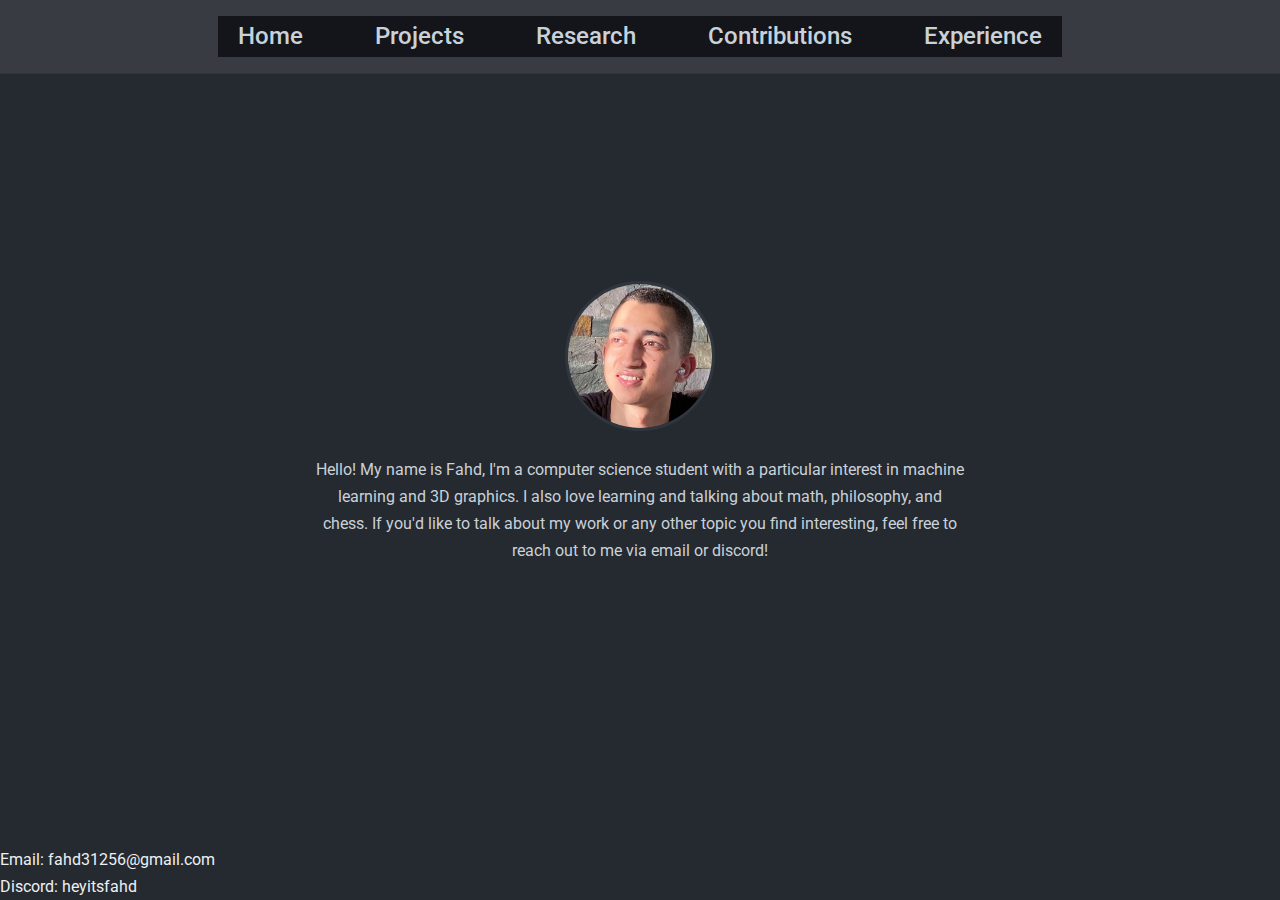
<file: index.html>
<!DOCTYPE html>
<html lang="en">
<head>
	<meta charset="UTF-8">
	<meta name="viewport" content="width=device-width, initial-scale=1.0">
	<title>Home</title>
	<link rel="stylesheet" href="./base.css">
	<link rel="stylesheet" href="./style.css">
</head>
<body>
	<nav class="navbar">
		<ul class="navlinks">
			<li><a href="./">Home</a></li><li><a href="./projects/">Projects</a></li><li><a href="./research/">Research</a></li><li><a href="./contributions/">Contributions</a></li><li><a href="./experience/">Experience</a></li>
		</ul>
	</nav>
	<section class="main">
		<div class="banner">
			<img src="./images/face.jpg" alt="Fahd Baba">
			<p>
				Hello! My name is Fahd, I'm a computer science student with a particular interest in machine learning and 3D graphics. I also love learning and talking about math, philosophy, and chess. If you'd like to talk about my work or any other topic you find interesting, feel free to reach out to me via email or discord!
			</p>
		</div>
	</section>
	<footer>
		<p>
			Email: fahd31256@gmail.com
			<br>
			Discord: heyitsfahd
		</p>
	</footer>
</body>
</html>
</file>
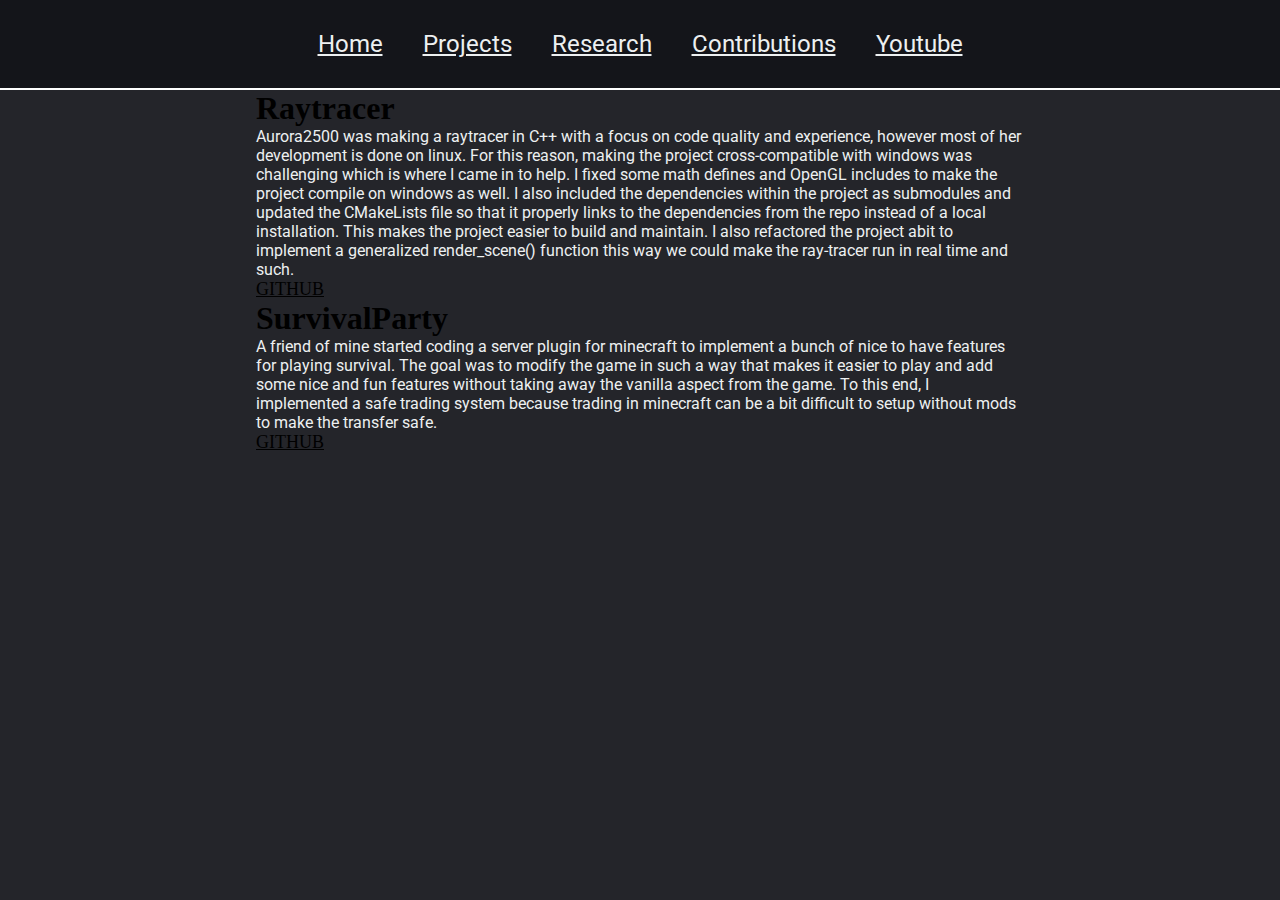
<file: contributions/index.html>
<!DOCTYPE html>
<html lang="en">
<head>
	<meta charset="UTF-8">
	<meta name="viewport" content="width=device-width, initial-scale=1.0">
	<title>Contributions</title>
	<link rel="stylesheet" href="../base.css">
	<link rel="stylesheet" href="./style.css">
</head>
<body>
	<nav class="navbar">
		<ul class="navlinks">
			<li><a href="../index.html">Home</a></li><li><a href="../projects/index.html">Projects</a></li><li><a href="../research/index.html">Research</a></li><li><a href="../contributions/index.html">Contributions</a></li><li><a href="../youtube/index.html">Youtube</a></li>
		</ul>
	</nav>
	<section class="contribution-listing">
		<div class="contribution">
			<h1>Raytracer</h1>
			<p>
				Aurora2500 was making a raytracer in C++ with a focus on code quality and experience, however most of her development is done on linux. For this reason, making the project cross-compatible with windows was challenging which is where I came in to help. I fixed some math defines and OpenGL includes to make the project compile on windows as well. I also included the dependencies within the project as submodules and updated the CMakeLists file so that it properly links to the dependencies from the repo instead of a local installation. This makes the project easier to build and maintain. I also refactored the project abit to implement a generalized render_scene() function this way we could make the ray-tracer run in real time and such.
			</p>
			<a href="https://github.com/Aurora2500/ray-tracer/pull/2">GITHUB</a>
		</div>
		<div class="contribution">
			<h1>SurvivalParty</h1>
			<p>
				A friend of mine started coding a server plugin for minecraft to implement a bunch of nice to have features for playing survival. The goal was to modify the game in such a way that makes it easier to play and add some nice and fun features without taking away the vanilla aspect from the game. To this end, I implemented a safe trading system because trading in minecraft can be a bit difficult to setup without mods to make the transfer safe. 
			</p>
			<a href="https://github.com/Nemika-Haj/SurvivalParty/pull/2">GITHUB</a>
		</div>
	</section>
</body>
</html>
</file>
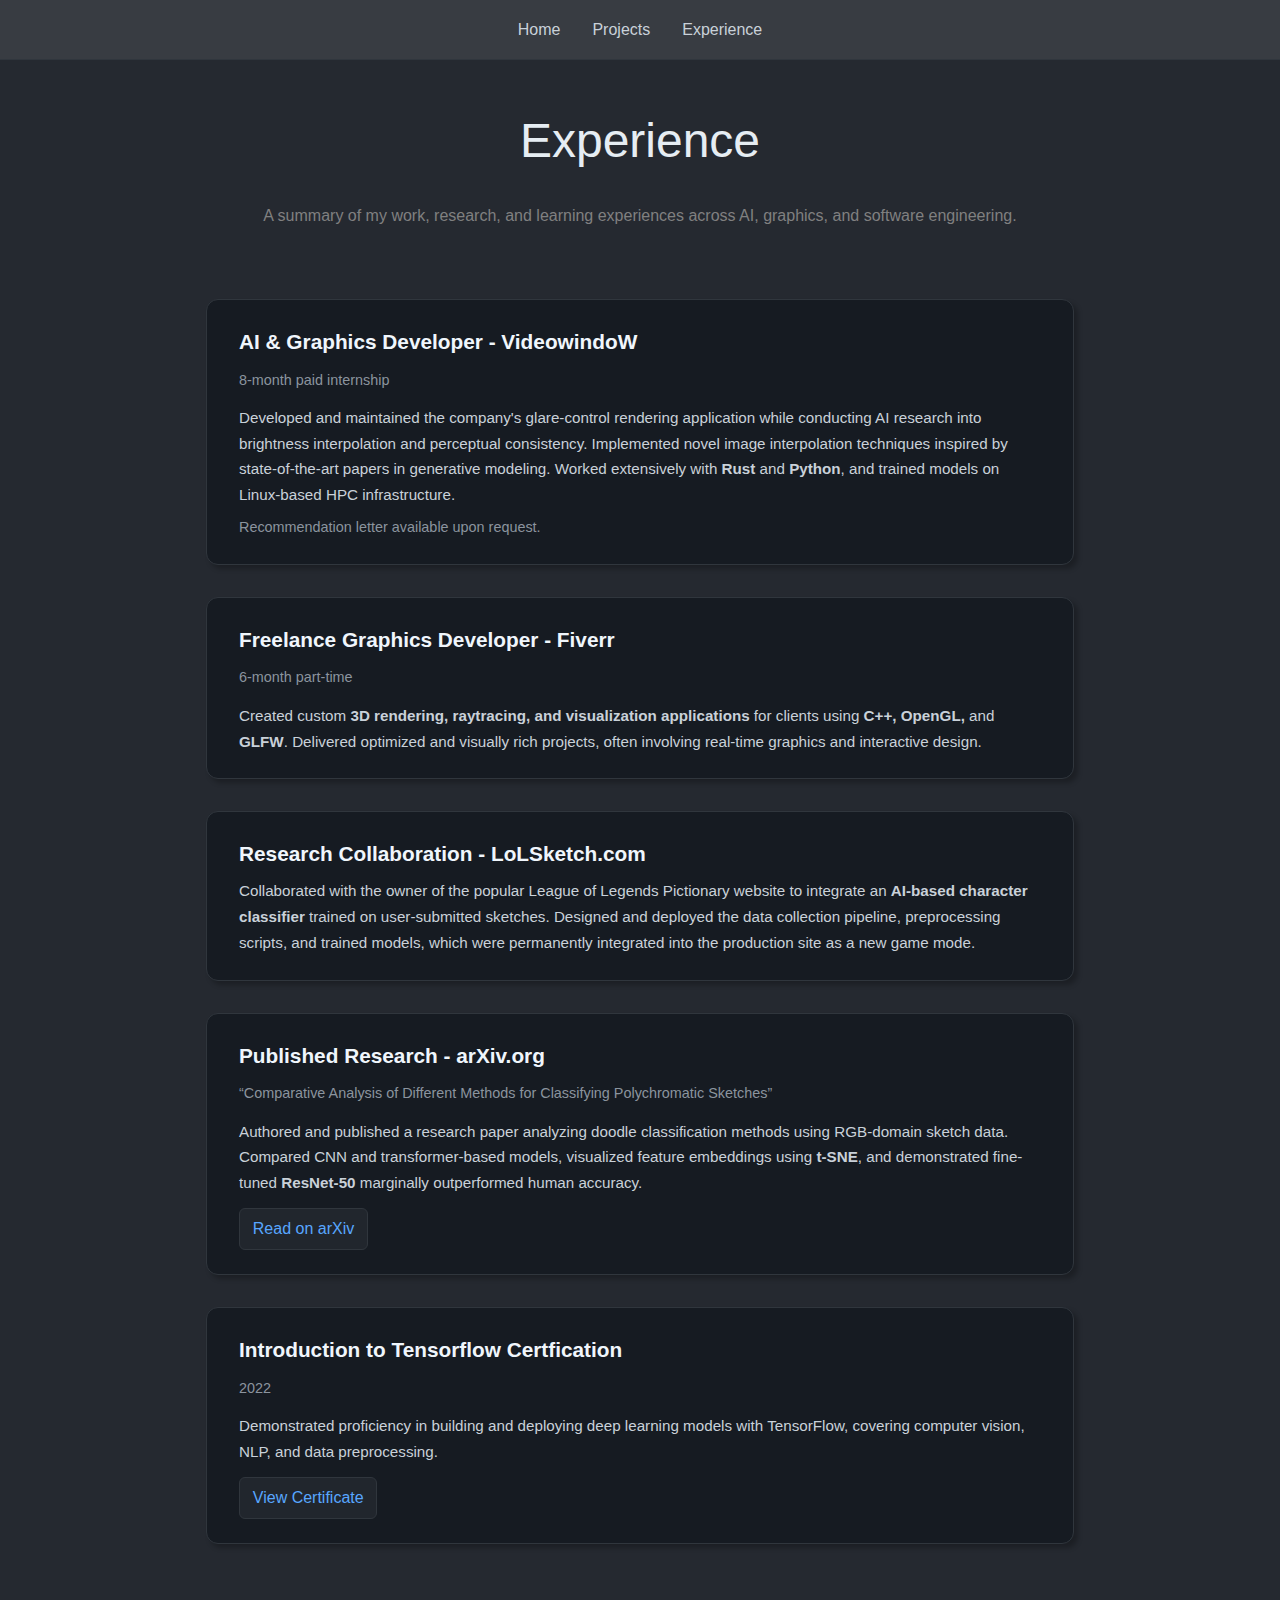
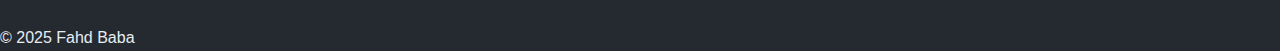
<file: experience/index.html>
<!DOCTYPE html>
<html lang="en">

<head>
  <meta charset="UTF-8" />
  <meta name="viewport" content="width=device-width, initial-scale=1.0" />
  <title>Experience</title>
  <link rel="stylesheet" href="../style.css" />
</head>

<body>
  <nav class="navbar">
    <ul class="navlinks">
      <li><a href="../">Home</a></li>
      <li><a href="../projects/">Projects</a></li>
      <li><a href="../experience/">Experience</a></li>
    </ul>
  </nav>

  <h1 class="title">Experience</h1>
  <p class="sub-heading">
    A summary of my work, research, and learning experiences across AI, graphics, and software engineering.
  </p>

  <section class="experience-section">

    <div class="experience-card">
      <h2>AI & Graphics Developer - VideowindoW</h2>
      <h3><em>8-month paid internship</em></h3>
      <p>
        Developed and maintained the company's glare-control rendering application while conducting AI research into
        brightness interpolation and perceptual consistency. Implemented novel image interpolation techniques inspired
        by state-of-the-art papers in generative modeling. Worked extensively with <strong>Rust</strong> and
        <strong>Python</strong>, and trained models on Linux-based HPC infrastructure.
      </p>
      <p class="note"><em>Recommendation letter available upon request.</em></p>
    </div>

    <div class="experience-card">
      <h2>Freelance Graphics Developer - Fiverr</h2>
      <h3><em>6-month part-time</em></h3>
      <p>
        Created custom <strong>3D rendering, raytracing, and visualization applications</strong> for clients using
        <strong>C++, OpenGL,</strong> and <strong>GLFW</strong>. Delivered optimized and visually rich projects, often
        involving real-time graphics and interactive design.
      </p>
    </div>

    <div class="experience-card">
      <h2>Research Collaboration - LoLSketch.com</h2>
      <p>
        Collaborated with the owner of the popular League of Legends Pictionary website to integrate an
        <strong>AI-based character classifier</strong> trained on user-submitted sketches. Designed and deployed the
        data collection pipeline, preprocessing scripts, and trained models, which were permanently integrated into the
        production site as a new game mode.
      </p>
    </div>

    <div class="experience-card">
      <h2>Published Research - arXiv.org</h2>
      <h3><em>“Comparative Analysis of Different Methods for Classifying Polychromatic Sketches”</em></h3>
      <p>
        Authored and published a research paper analyzing doodle classification methods using RGB-domain sketch data.
        Compared CNN and transformer-based models, visualized feature embeddings using <strong>t-SNE</strong>, and
        demonstrated fine-tuned <strong>ResNet-50</strong> marginally outperformed human accuracy.
      </p>
      <a class="github-link" href="https://arxiv.org/abs/2504.08186" target="_blank">Read on arXiv</a>
    </div>

    <div class="experience-card">
      <h2>Introduction to Tensorflow Certfication</h2>
      <h3><em>2022</em></h3>
      <p>
        Demonstrated proficiency in building and deploying deep learning models with TensorFlow, covering computer
        vision, NLP, and data preprocessing.
      </p>
      <a class="github-link" href="https://coursera.org/share/6926bf0e9f2b236fd60645a159c55173" target="_blank">View Certificate</a>
    </div>

  </section>

  <footer>
    <p>© 2025 Fahd Baba</p>
  </footer>
</body>

</html>
</file>
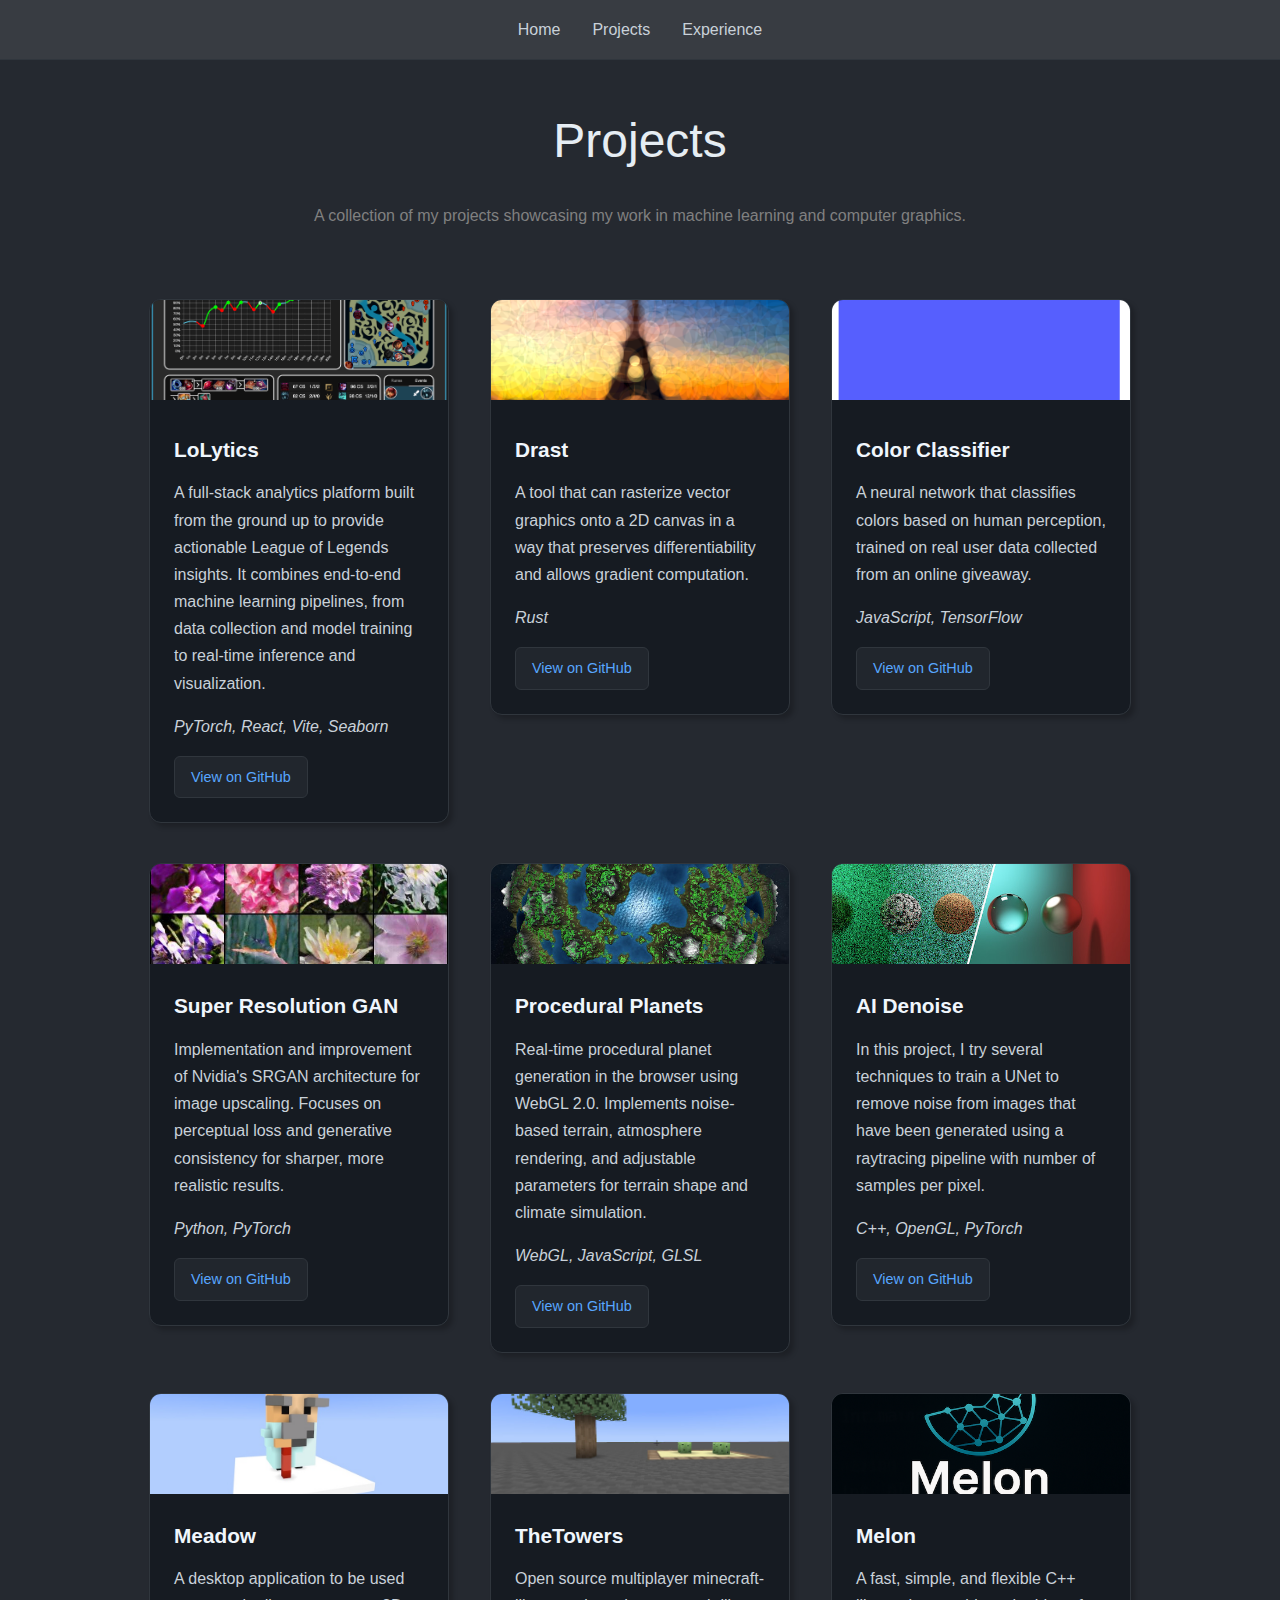
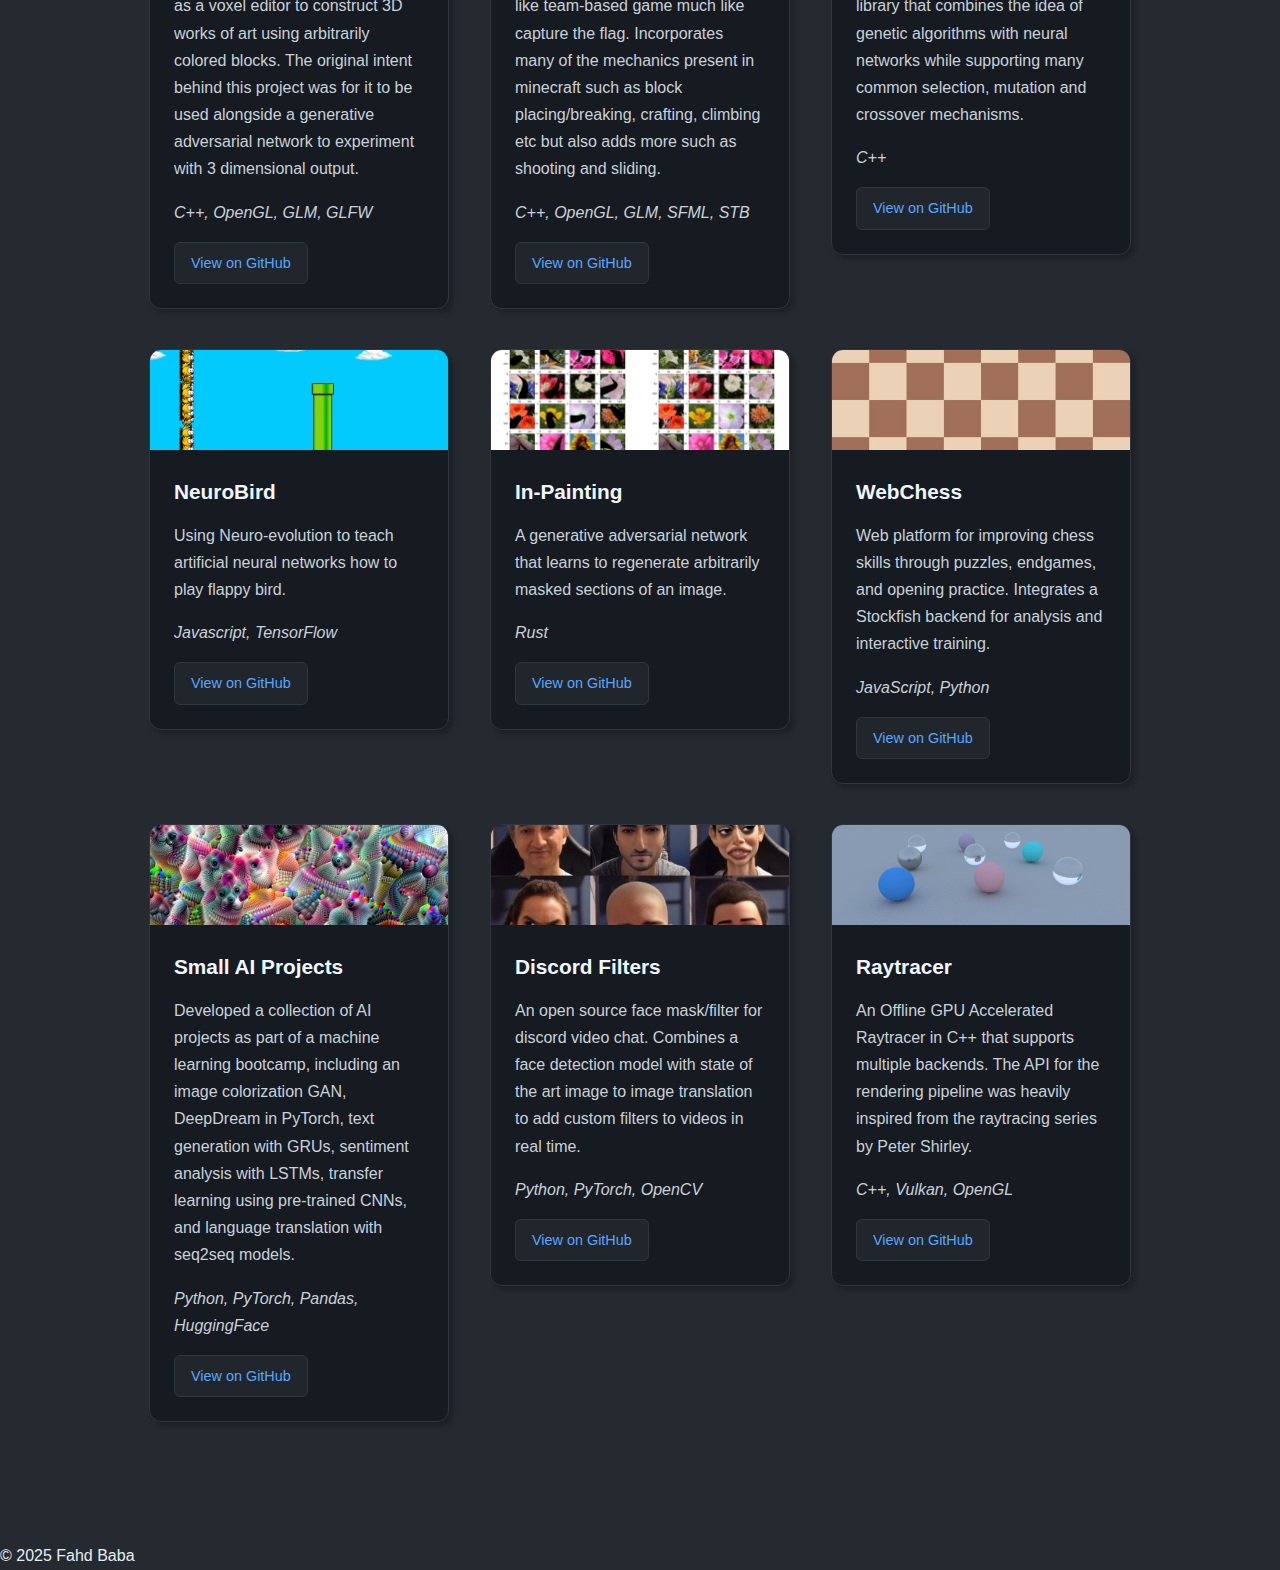
<file: projects/index.html>
<!DOCTYPE html>
<html lang="en">

<head>
    <meta charset="UTF-8" />
    <meta name="viewport" content="width=device-width, initial-scale=1.0" />
    <title>Projects</title>
    <link rel="stylesheet" href="../style.css" />
</head>

<body>
    <nav class="navbar">
        <ul class="navlinks">
            <li><a href="../">Home</a></li>
            <li><a href="../projects/">Projects</a></li>
            <li><a href="../experience/">Experience</a></li>
        </ul>
    </nav>

    <h1 class="title">Projects</h1>
    <p class="sub-heading">A collection of my projects showcasing my work in machine learning and computer graphics.
    </p>

    <section class="project-listing">
        <div class="project-pane">
            <a href="./lolytics/">
                <img src="../images/projects/lolytics.png" alt="LoLytics" />
                <div class="project-description">
                    <h1 class="project-title">LoLytics</h1>
                    <p>
                        A full-stack analytics platform built from the ground up to provide actionable League of Legends
                        insights. It combines end-to-end machine learning pipelines, from data collection and model
                        training to real-time inference and visualization.
                    </p>
                    <p><em>PyTorch, React, Vite, Seaborn</em></p>
                    <a class="github-button" href="https://github.com/fqhd/LoLytics" target="_blank">View on GitHub</a>
                </div>
            </a>
        </div>

        <div class="project-pane">
            <a href="./drast/">
                <img src="../images/projects/drast.png" alt="Eiffel Tower drawn with circles" />
                <div class="project-description">
                    <h1 class="project-title">Drast</h1>
                    <p>
                        A tool that can rasterize vector graphics onto a 2D canvas in a way that preserves
                        differentiability
                        and allows gradient computation.
                    </p>
                    <p><em>Rust</em></p>
                    <a class="github-button" href="https://github.com/fqhd/drast" target="_blank">View on GitHub</a>
                </div>
            </a>
        </div>

        <div class="project-pane">
            <a href="./colorclassifier/">
                <img src="../images/projects/color_classifier.png" alt="ColorClassifier" />
                <div class="project-description">
                    <h1 class="project-title">Color Classifier</h1>
                    <p>
                        A neural network that classifies colors based on human perception, trained on real user data
                        collected from an online giveaway.
                    </p>
                    <p><em>JavaScript, TensorFlow</em></p>
                    <a class="github-button" href="https://github.com/fqhd/ColorClassifier" target="_blank">View on
                        GitHub</a>
                </div>
            </a>
        </div>

        <div class="project-pane">
            <img src="../images/projects/flowers.jpg" alt="SRGAN" />
            <div class="project-description">
                <h1 class="project-title">Super Resolution GAN</h1>
                <p>
                    Implementation and improvement of Nvidia's SRGAN architecture for image upscaling. Focuses on
                    perceptual
                    loss and generative consistency for sharper, more realistic results.
                </p>
                <p><em>Python, PyTorch</em></p>
                <a class="github-button" href="https://github.com/fqhd/SRGAN" target="_blank">View on GitHub</a>
            </div>
        </div>

        <div class="project-pane">
            <img src="../images/projects/planets.jpg" alt="Procedural Planets" />
            <div class="project-description">
                <h1 class="project-title">Procedural Planets</h1>
                <p>
                    Real-time procedural planet generation in the browser using WebGL 2.0. Implements noise-based
                    terrain,
                    atmosphere rendering, and adjustable parameters for terrain shape and climate simulation.
                </p>
                <p><em>WebGL, JavaScript, GLSL</em></p>
                <a class="github-button" href="https://github.com/fqhd/ProceduralPlanets" target="_blank">View on
                    GitHub</a>
            </div>
        </div>

        <div class="project-pane">
            <img src="../images/projects/denoise.jpg" alt="Denoiser" />
            <div class="project-description">
                <h1 class="project-title">AI Denoise</h1>
                <p>
                    In this project, I try several techniques to train a UNet to remove noise from images that have been
                    generated using a raytracing pipeline with number of samples per pixel.
                </p>
                <p><em>C++, OpenGL, PyTorch</em></p>
                <a class="github-button" href="https://github.com/fqhd/Denoiser" target="_blank">View on GitHub</a>
            </div>
        </div>

        <div class="project-pane">
            <img src="../images/projects/meadow.jpg" alt="Meadow" />
            <div class="project-description">
                <h1 class="project-title">Meadow</h1>
                <p>
                    A desktop application to be used as a voxel editor to construct 3D works of art using arbitrarily
                    colored blocks. The original intent behind this project was for it to be used alongside a generative
                    adversarial network to experiment with 3 dimensional output.
                </p>
                <p><em>C++, OpenGL, GLM, GLFW</em></p>
                <a class="github-button" href="https://github.com/fqhd/Meadow" target="_blank">View on GitHub</a>
            </div>
        </div>

        <div class="project-pane">
            <img src="../images/projects/thetowers.jpg" alt="TheTowers" />
            <div class="project-description">
                <h1 class="project-title">TheTowers</h1>
                <p>
                    Open source multiplayer minecraft-like team-based game much like capture the flag. Incorporates many
                    of the mechanics present in minecraft such as block placing/breaking, crafting, climbing etc but
                    also adds more such as shooting and sliding.
                </p>
                <p><em>C++, OpenGL, GLM, SFML, STB</em></p>
                <a class="github-button" href="https://github.com/fqhd/TheTowers" target="_blank">View on GitHub</a>
            </div>
        </div>

        <div class="project-pane">
            <img src="../images/projects/melon.png" alt="Melon" />
            <div class="project-description">
                <h1 class="project-title">Melon</h1>
                <p>
                    A fast, simple, and flexible C++ library that combines the idea of genetic algorithms with neural
                    networks while supporting many common selection, mutation and crossover mechanisms.
                </p>
                <p><em>C++</em></p>
                <a class="github-button" href="https://github.com/fqhd/Melon" target="_blank">View on GitHub</a>
            </div>
        </div>

        <div class="project-pane">
            <img src="../images/projects/neurobird.png" alt="Flappy Bird" />
            <div class="project-description">
                <h1 class="project-title">NeuroBird</h1>
                <p>
                    Using Neuro-evolution to teach artificial neural networks how to play flappy bird.
                </p>
                <p><em>Javascript, TensorFlow</em></p>
                <a class="github-button" href="https://github.com/fqhd/NeuroBird" target="_blank">View on GitHub</a>
            </div>
        </div>

        <div class="project-pane">
            <img src="../images/projects/stroke_painting.png"
                alt="Side by side image comparison of stroke based inpainting" />
            <div class="project-description">
                <h1 class="project-title">In-Painting</h1>
                <p>
                    A generative adversarial network that learns to regenerate arbitrarily masked sections of an image.
                </p>
                <p><em>Rust</em></p>
                <a class="github-button" href="https://github.com/fqhd/inpainting" target="_blank">View on GitHub</a>
            </div>
        </div>

        <div class="project-pane">
            <img src="../images/projects/chess.jpg" alt="WebChess" />
            <div class="project-description">
                <h1 class="project-title">WebChess</h1>
                <p>
                    Web platform for improving chess skills through puzzles, endgames, and opening practice.
                    Integrates
                    a
                    Stockfish backend for analysis and interactive training.
                </p>
                <p><em>JavaScript, Python</em></p>
                <a class="github-button" href="https://github.com/fqhd/WebChess" target="_blank">View on GitHub</a>
            </div>
        </div>

        <div class="project-pane">
            <img src="../images/projects/deepdream.jpg" alt="Small-AI-Projects" />
            <div class="project-description">
                <h1 class="project-title">Small AI Projects</h1>
                <p>
                    Developed a collection of AI projects as part of a machine learning bootcamp, including an image
                    colorization GAN, DeepDream in PyTorch, text generation with GRUs, sentiment analysis with LSTMs,
                    transfer learning using pre-trained CNNs, and language translation with seq2seq models.
                </p>
                <p><em>Python, PyTorch, Pandas, HuggingFace</em></p>
                <a class="github-button" href="https://github.com/fqhd/small-ai-projects" target="_blank">View on GitHub</a>
            </div>
        </div>

        <div class="project-pane">
            <img src="../images/projects/discord_filters.png" alt="Discord-Filters" />
            <div class="project-description">
                <h1 class="project-title">Discord Filters</h1>
                <p>
                    An open source face mask/filter for discord video chat. Combines a face detection model with state of the art image to image translation to add custom filters to videos in real time.
                </p>
                <p><em>Python, PyTorch, OpenCV</em></p>
                <a class="github-button" href="https://github.com/fqhd/DiscordFilters" target="_blank">View on GitHub</a>
            </div>
        </div>
        
        <div class="project-pane">
            <img src="../images/projects/raytracer.png" alt="Raytracer" />
            <div class="project-description">
                <h1 class="project-title">Raytracer</h1>
                <p>
                    An Offline GPU Accelerated Raytracer in C++ that supports multiple backends. The API for the rendering pipeline was heavily inspired from the raytracing series by Peter Shirley.
                </p>
                <p><em>C++, Vulkan, OpenGL</em></p>
                <a class="github-button" href="https://github.com/fqhd/Raytracer" target="_blank">View on GitHub</a>
            </div>
        </div>
        

    </section>

    <footer>
        <p>© 2025 Fahd Baba</p>
    </footer>
</body>

</html>
</file>
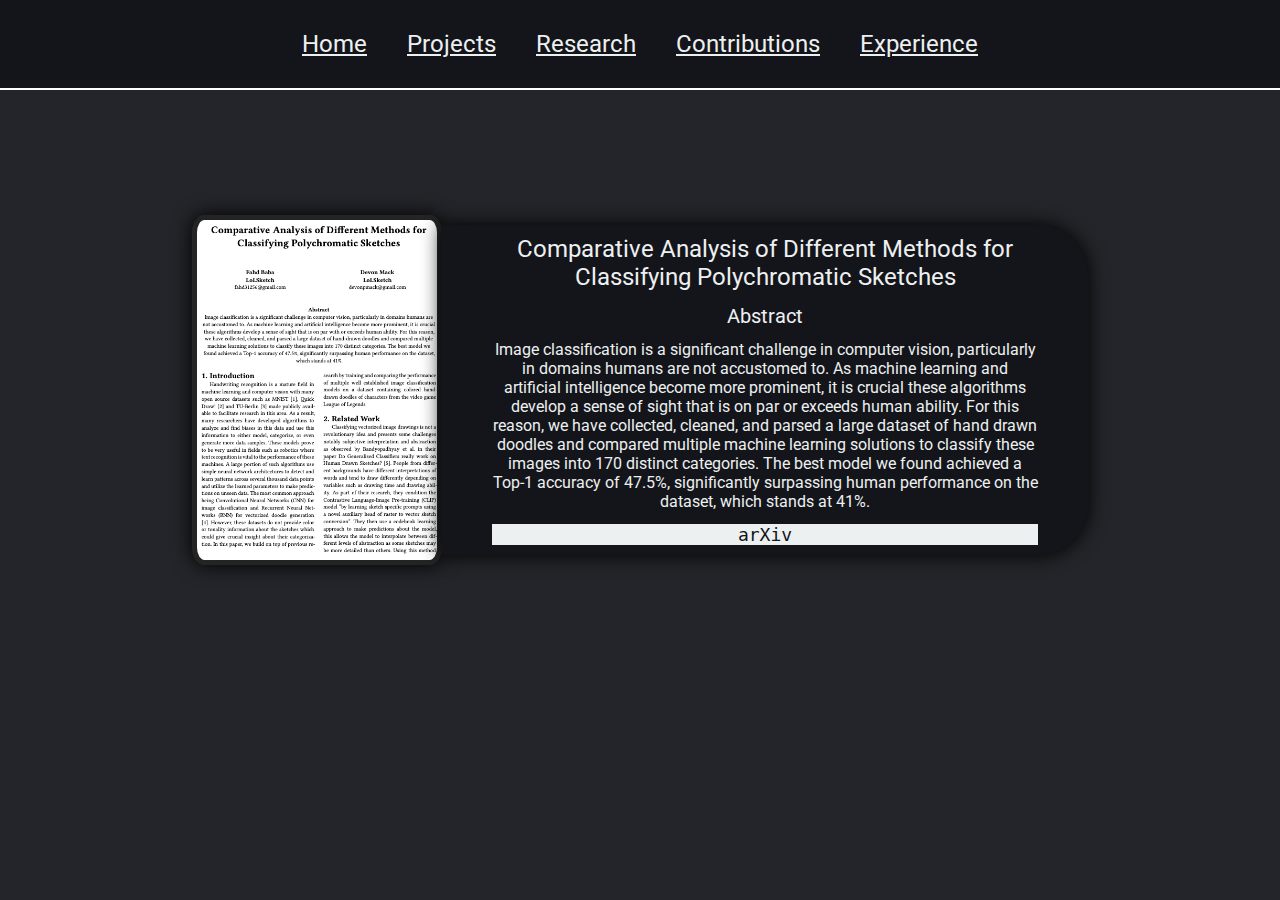
<file: research/index.html>
<!DOCTYPE html>
<html lang="en">
<head>
	<meta charset="UTF-8">
	<meta name="viewport" content="width=device-width, initial-scale=1.0">
	<title>Research</title>
	<link rel="stylesheet" href="../base.css">
	<link rel="stylesheet" href="./style.css">
</head>
<body>
	<nav class="navbar">
		<ul class="navlinks">
			<li><a href="../">Home</a></li><li><a href="../projects/">Projects</a></li><li><a href="../research/">Research</a></li><li><a href="../contributions/">Contributions</a></li><li><a href="../experience/">Experience</a></li>
		</ul>
	</nav>
	<section class="main">
		<div class="paper-pane">
			<img class="thumbnail" src="../images/papers/camcps.png" alt="">
			<div class="paper-description">
				<h1 class="paper-title">Comparative Analysis of Different Methods for Classifying Polychromatic Sketches</h1>
				<h2>Abstract</h2>
				<p>
					Image classification is a significant challenge in computer vision, particularly in domains humans are not accustomed to. As machine learning and artificial intelligence become more prominent, it is crucial these algorithms develop a sense of sight that is on par or exceeds human ability. For this reason, we have collected, cleaned, and parsed a large dataset of hand drawn doodles and compared multiple machine learning solutions to classify these images into 170 distinct categories. The best model we found achieved a Top-1 accuracy of 47.5%, significantly  surpassing human performance on the dataset, which stands at 41%.
				</p>
				<a class="arxiv-button" href="https://arxiv.org/abs/2504.08186" target="_blank">arXiv</a>
			</div>
		</div>
	</section>
</body>
</html>
</file>
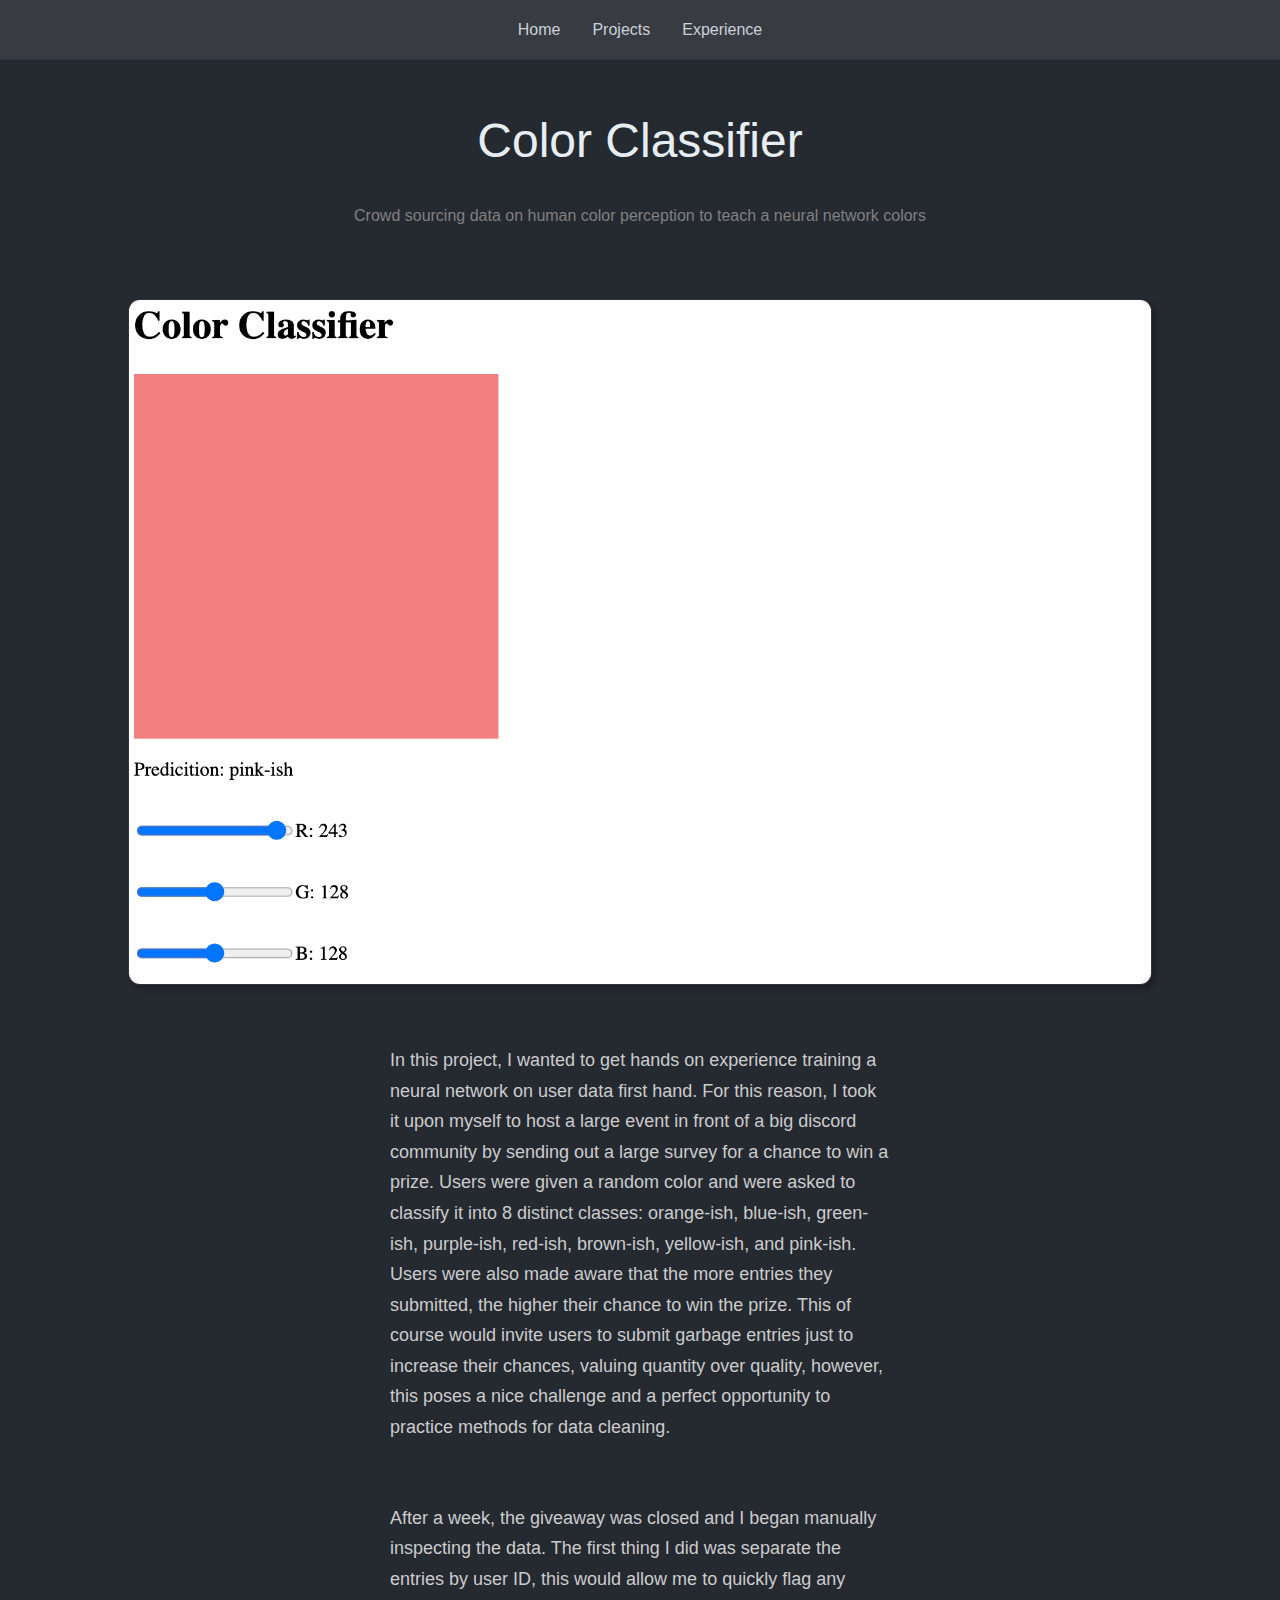
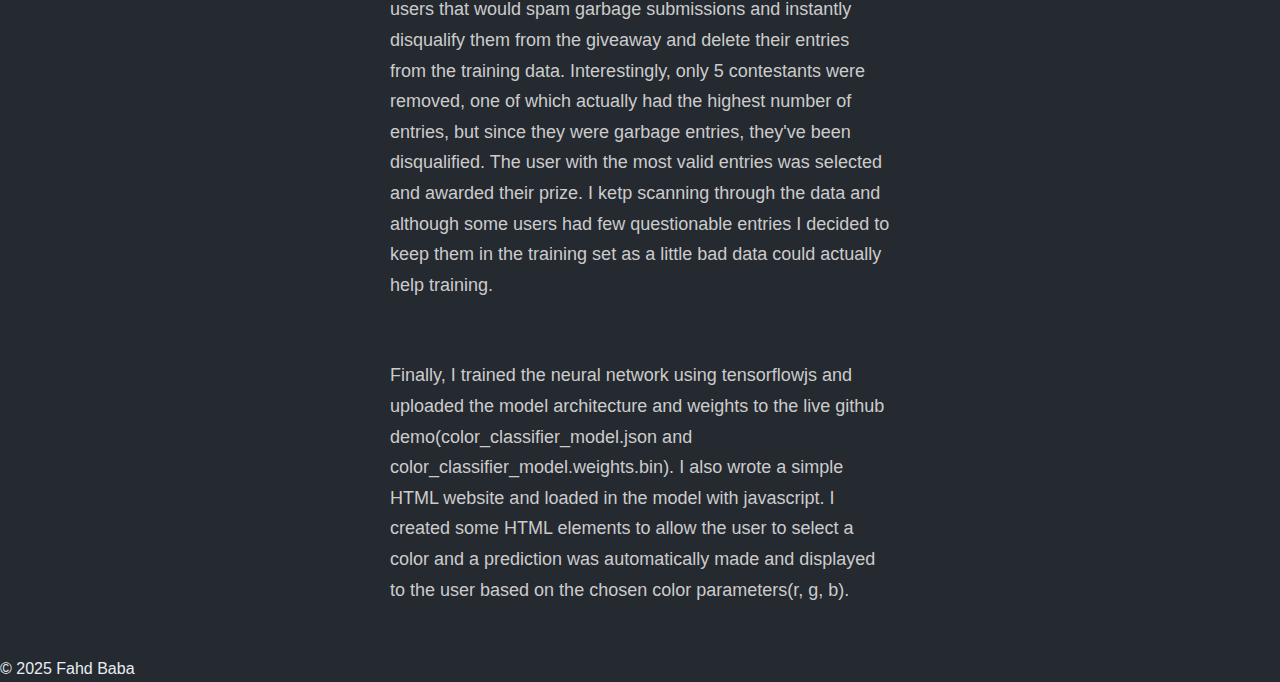
<file: projects/colorclassifier/index.html>
<!DOCTYPE html>
<html lang="en">

<head>
    <meta charset="UTF-8">
    <meta name="viewport" content="width=device-width, initial-scale=1.0">
    <title>ColorClassifier</title>
    <link rel="stylesheet" href="/style.css">
</head>

<body>
    <nav class="navbar">
        <ul class="navlinks">
            <li><a href="/">Home</a></li>
            <li><a href="/projects/">Projects</a></li>
            <li><a href="/experience/">Experience</a></li>
        </ul>
    </nav>

    <h1 class="title">Color Classifier</h1>

    <p class="sub-heading">Crowd sourcing data on human color perception to teach a neural network colors</p>

    <img class="project-banner" src="/images/banners/color_classifier_banner.png">
    <p class="paragraph">In this project, I wanted to get hands on experience training a neural network on user data first hand. For this reason, I took it upon myself to host a large event in front of a big discord community by sending out a large survey for a chance to win a prize. Users were given a random color and were asked to classify it into 8 distinct classes: orange-ish, blue-ish, green-ish, purple-ish, red-ish, brown-ish, yellow-ish, and pink-ish. Users were also made aware that the more entries they submitted, the higher their chance to win the prize. This of course would invite users to submit garbage entries just to increase their chances, valuing quantity over quality, however, this poses a nice challenge and a perfect opportunity to practice methods for data cleaning.</p>
    <p class="paragraph">After a week, the giveaway was closed and I began manually inspecting the data. The first thing I did was separate the entries by user ID, this would allow me to quickly flag any users that would spam garbage submissions and instantly disqualify them from the giveaway and delete their entries from the training data. Interestingly, only 5 contestants were removed, one of which actually had the highest number of entries, but since they were garbage entries, they've been disqualified. The user with the most valid entries was selected and awarded their prize. I ketp scanning through the data and although some users had few questionable entries I decided to keep them in the training set as a little bad data could actually help training.</p>
    <p class="paragraph">Finally, I trained the neural network using tensorflowjs and uploaded the model architecture and weights to the live github demo(color_classifier_model.json and color_classifier_model.weights.bin). I also wrote a simple HTML website and loaded in the model with javascript. I created some HTML elements to allow the user to select a color and a prediction was automatically made and displayed to the user based on the chosen color parameters(r, g, b).</p>
    
    <footer>
        <p>© 2025 Fahd Baba</p>
    </footer>
</body>

</html>
</file>
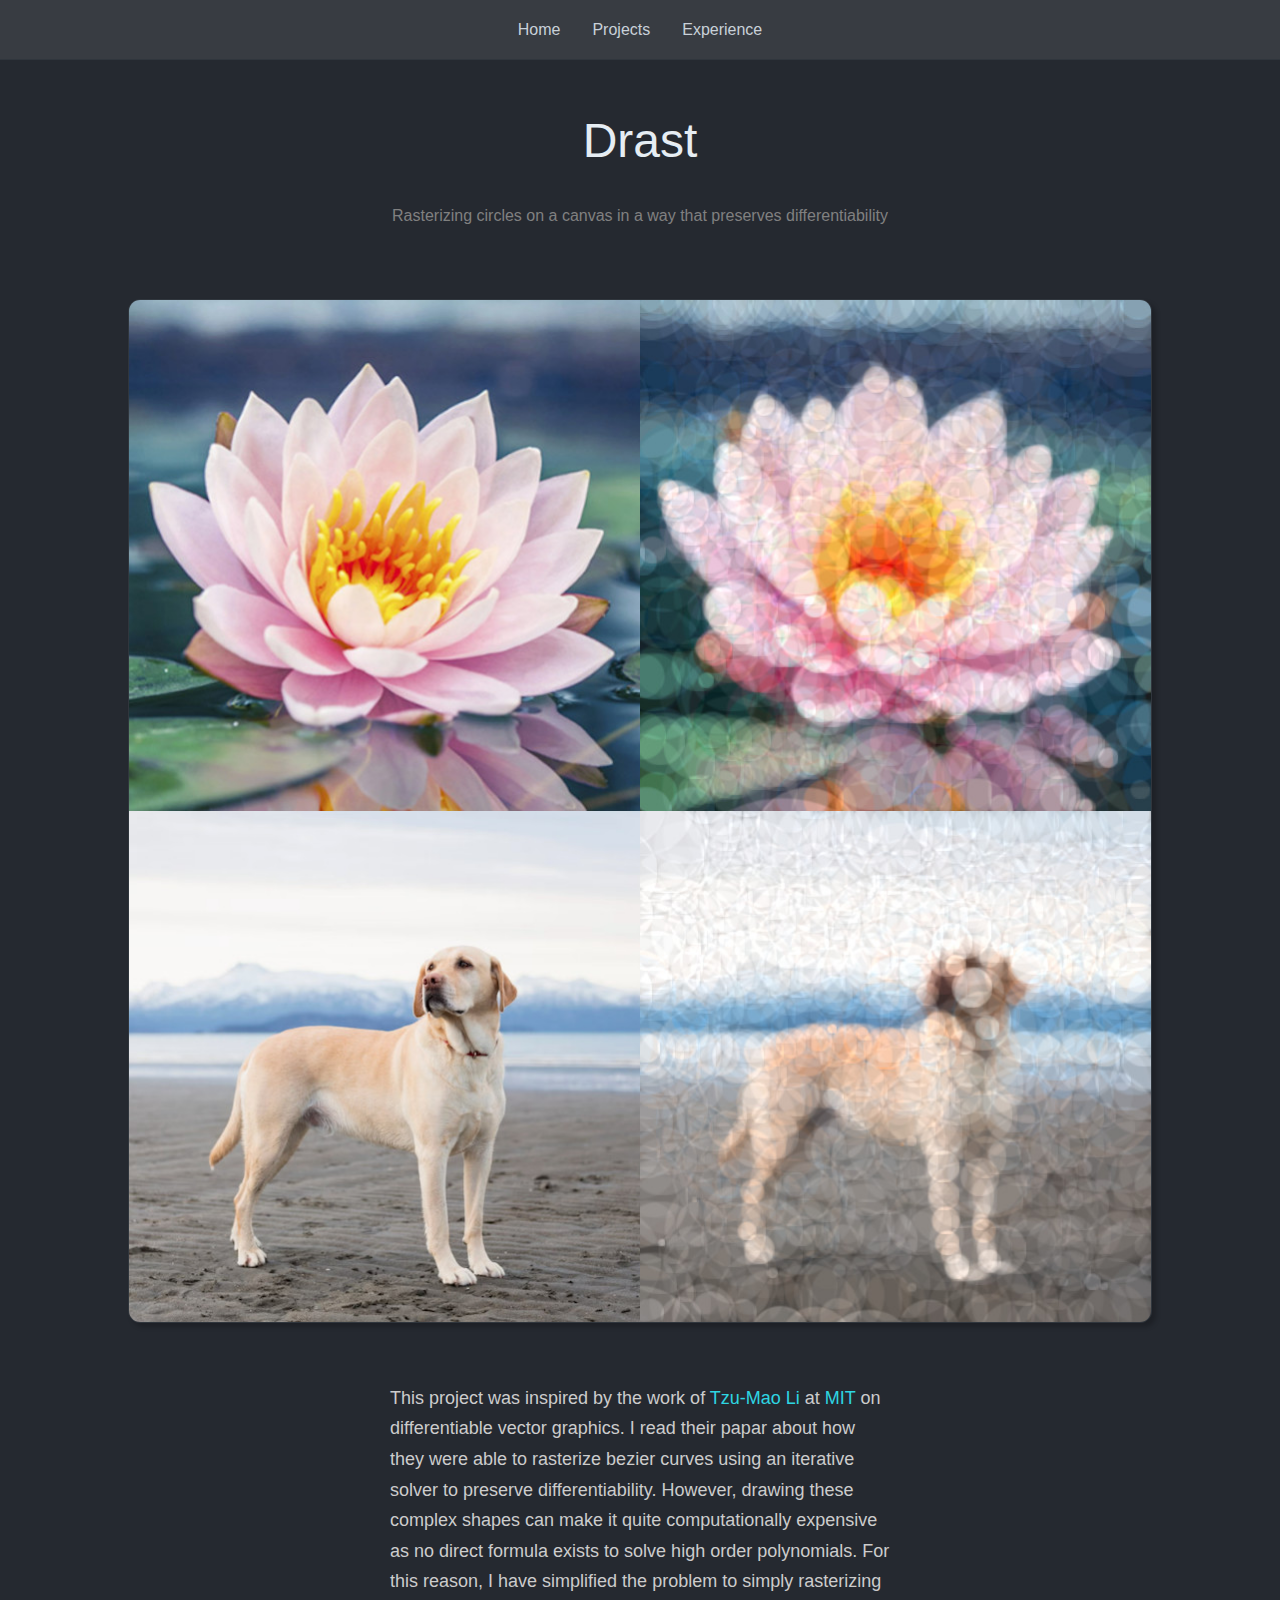
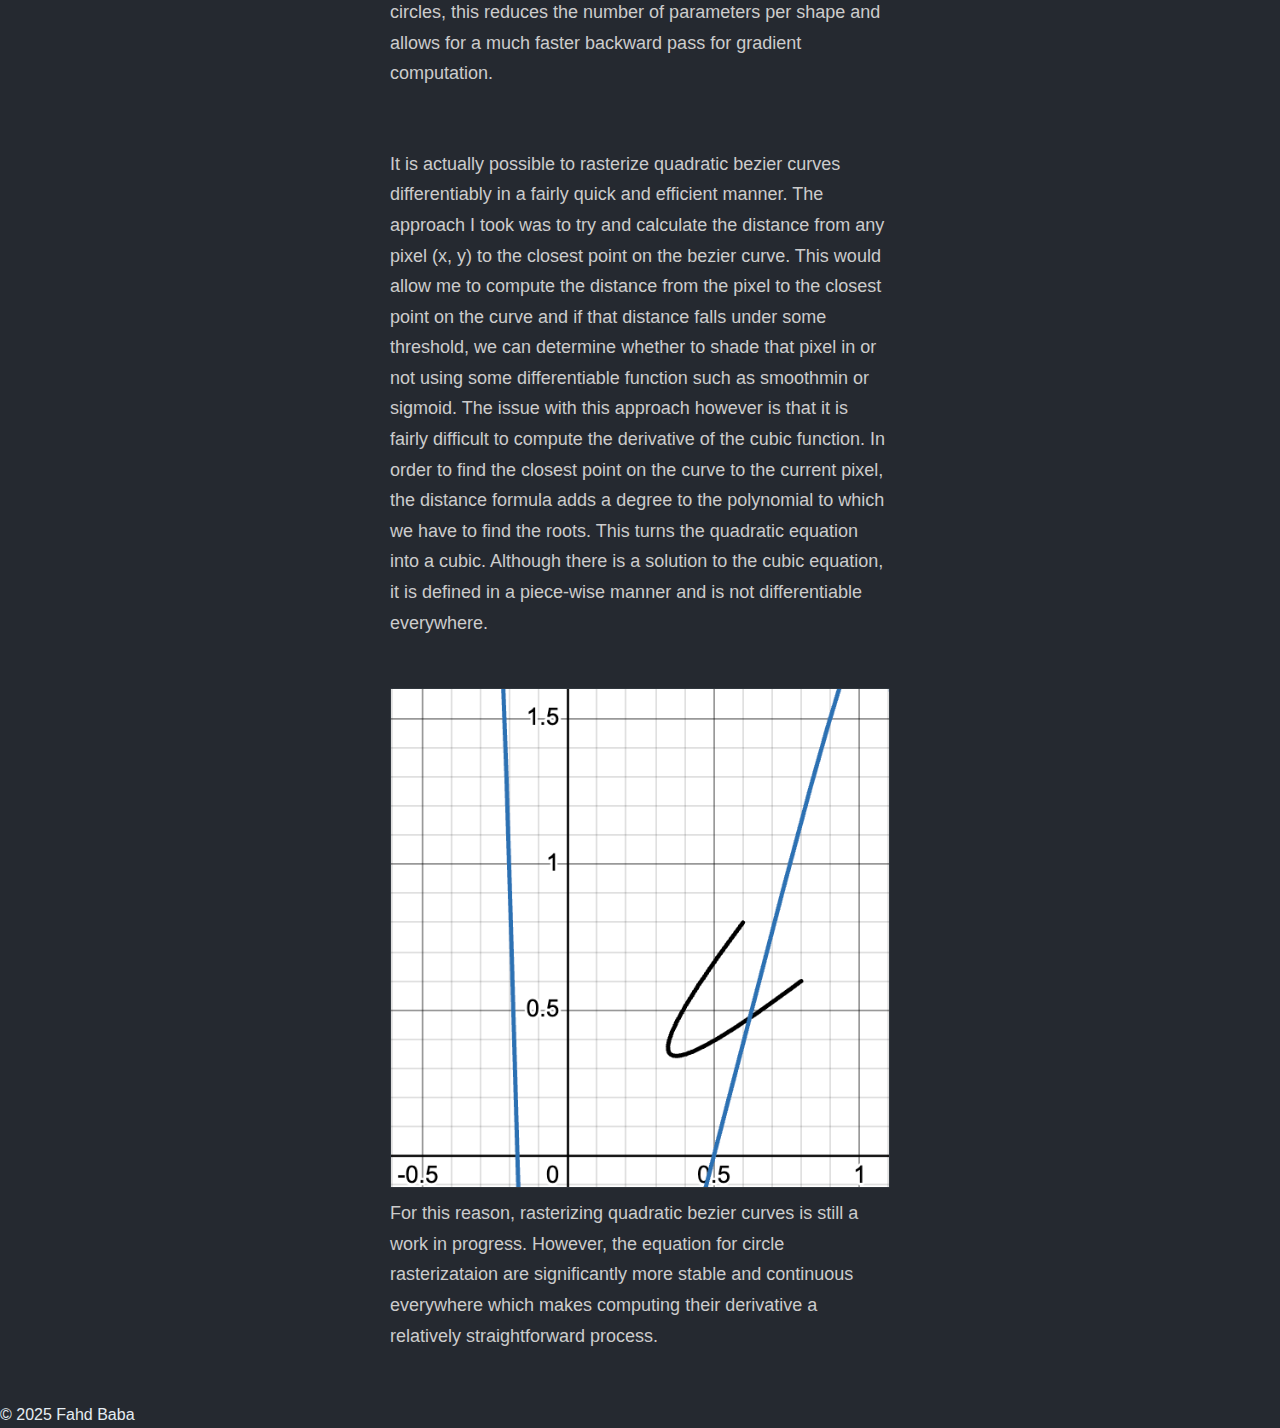
<file: projects/drast/index.html>
<!DOCTYPE html>
<html lang="en">

<head>
    <meta charset="UTF-8">
    <meta name="viewport" content="width=device-width, initial-scale=1.0">
    <title>Drast</title>
    <link rel="stylesheet" href="/style.css">
</head>

<body>
    <nav class="navbar">
        <ul class="navlinks">
            <li><a href="/">Home</a></li>
            <li><a href="/projects/">Projects</a></li>
            <li><a href="/experience/">Experience</a></li>
        </ul>
    </nav>

    <h1 class="title">Drast</h1>

    <p class="sub-heading">Rasterizing circles on a canvas in a way that preserves differentiability</p>

    <img class="project-banner" src="/images/banners/drast_banner.jpg">
    <p class="paragraph">This project was inspired by the work of <a class="text-reference" href="https://cseweb.ucsd.edu/~tzli/">Tzu-Mao Li</a> at <a class="text-reference" href="https://www.mit.edu/">MIT</a> on differentiable vector graphics. I read their papar about how they were able to rasterize bezier curves using an iterative solver to preserve differentiability. However, drawing these complex shapes can make it quite computationally expensive as no direct formula exists to solve high order polynomials. For this reason, I have simplified the problem to simply rasterizing circles, this reduces the number of parameters per shape and allows for a much faster backward pass for gradient computation.</p>
    <p class="paragraph">It is actually possible to rasterize quadratic bezier curves differentiably in a fairly quick and efficient manner. The approach I took was to try and calculate the distance from any pixel (x, y) to the closest point on the bezier curve. This would allow me to compute the distance from the pixel to the closest point on the curve and if that distance falls under some threshold, we can determine whether to shade that pixel in or not using some differentiable function such as smoothmin or sigmoid. The issue with this approach however is that it is fairly difficult to compute the derivative of the cubic function. In order to find the closest point on the curve to the current pixel, the distance formula adds a degree to the polynomial to which we have to find the roots. This turns the quadratic equation into a cubic. Although there is a solution to the cubic equation, it is defined in a piece-wise manner and is not differentiable everywhere.</p>
    <img class="project-image" src="/images/banners/drast_curve.png">
    <p class="paragraph">For this reason, rasterizing quadratic bezier curves is still a work in progress. However, the equation for circle rasterizataion are significantly more stable and continuous everywhere which makes computing their derivative a relatively straightforward process. </p>
    
    <footer>
        <p>© 2025 Fahd Baba</p>
    </footer>
</body>

</html>
</file>
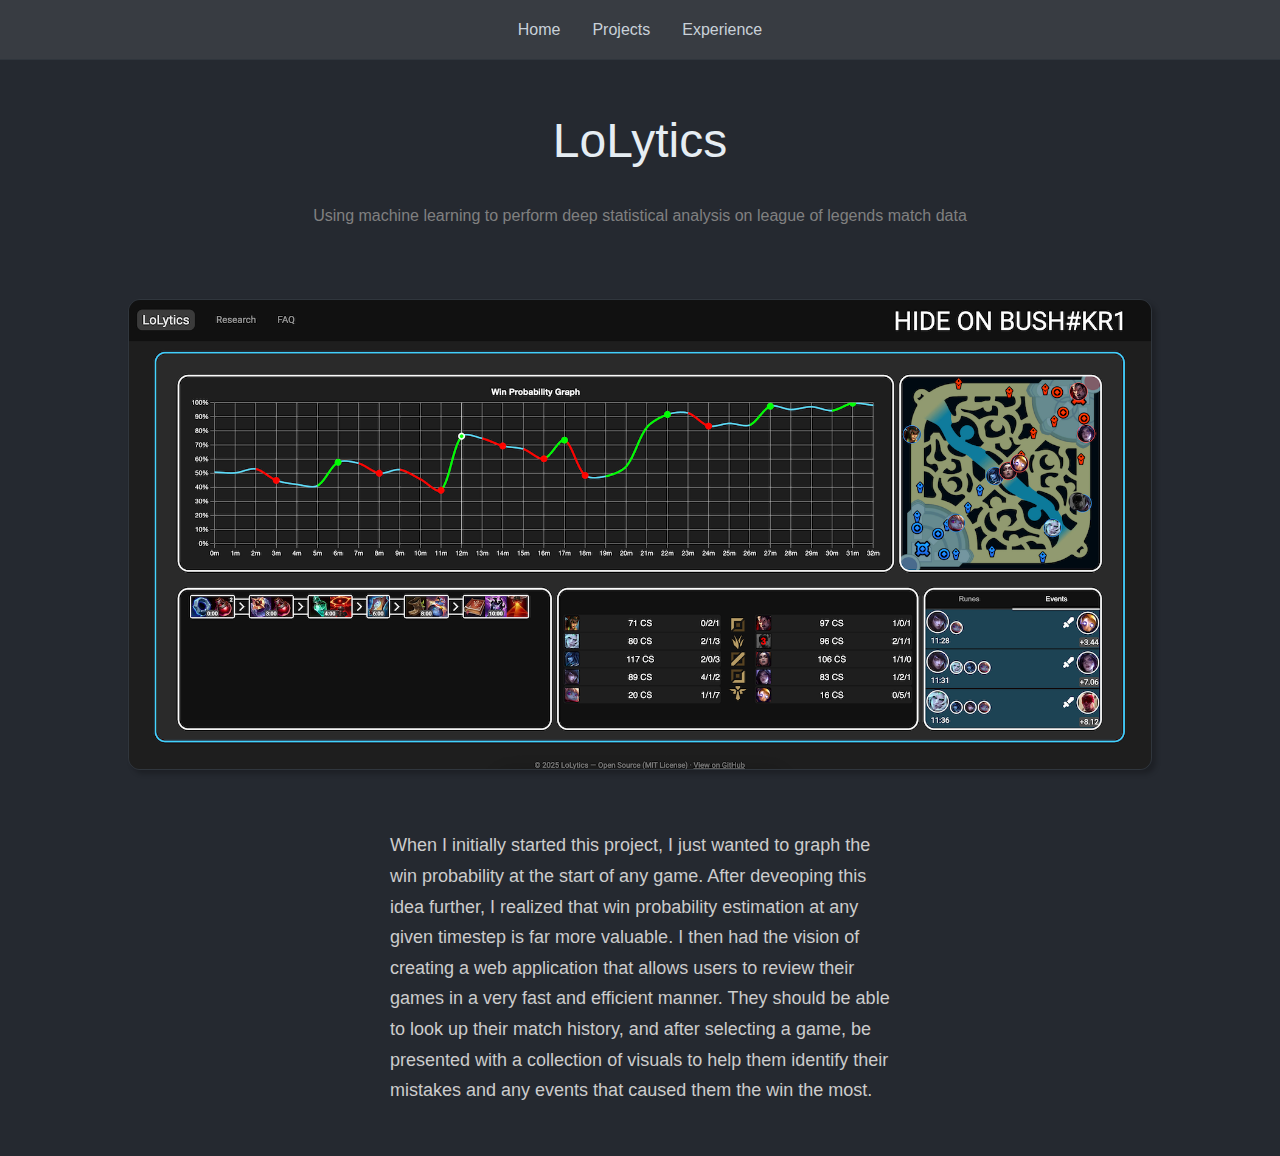
<file: projects/lolytics/index.html>
<!DOCTYPE html>
<html lang="en">

<head>
    <meta charset="UTF-8">
    <meta name="viewport" content="width=device-width, initial-scale=1.0">
    <title>LoLytics</title>
    <link rel="stylesheet" href="/style.css">
</head>

<body>
    <nav class="navbar">
        <ul class="navlinks">
            <li><a href="/">Home</a></li>
            <li><a href="/projects/">Projects</a></li>
            <li><a href="/experience/">Experience</a></li>
        </ul>
    </nav>

    <h1 class="title">LoLytics</h1>

    <p class="sub-heading">Using machine learning to perform deep statistical analysis on league of legends match data</p>

    <img class="project-banner" src="/images/banners/lolytics.png" alt="">

    <p class="paragraph">When I initially started this project, I just wanted to graph the win probability at the start of any game. After deveoping this idea further, I realized that win probability estimation at any given timestep is far more valuable. I then had the vision of creating a web application that allows users to review their games in a very fast and efficient manner. They should be able to look up their match history, and after selecting a game, be presented with a collection of visuals to help them identify their mistakes and any events that caused them the win the most.</main></p>

</body>

</html>
</file>
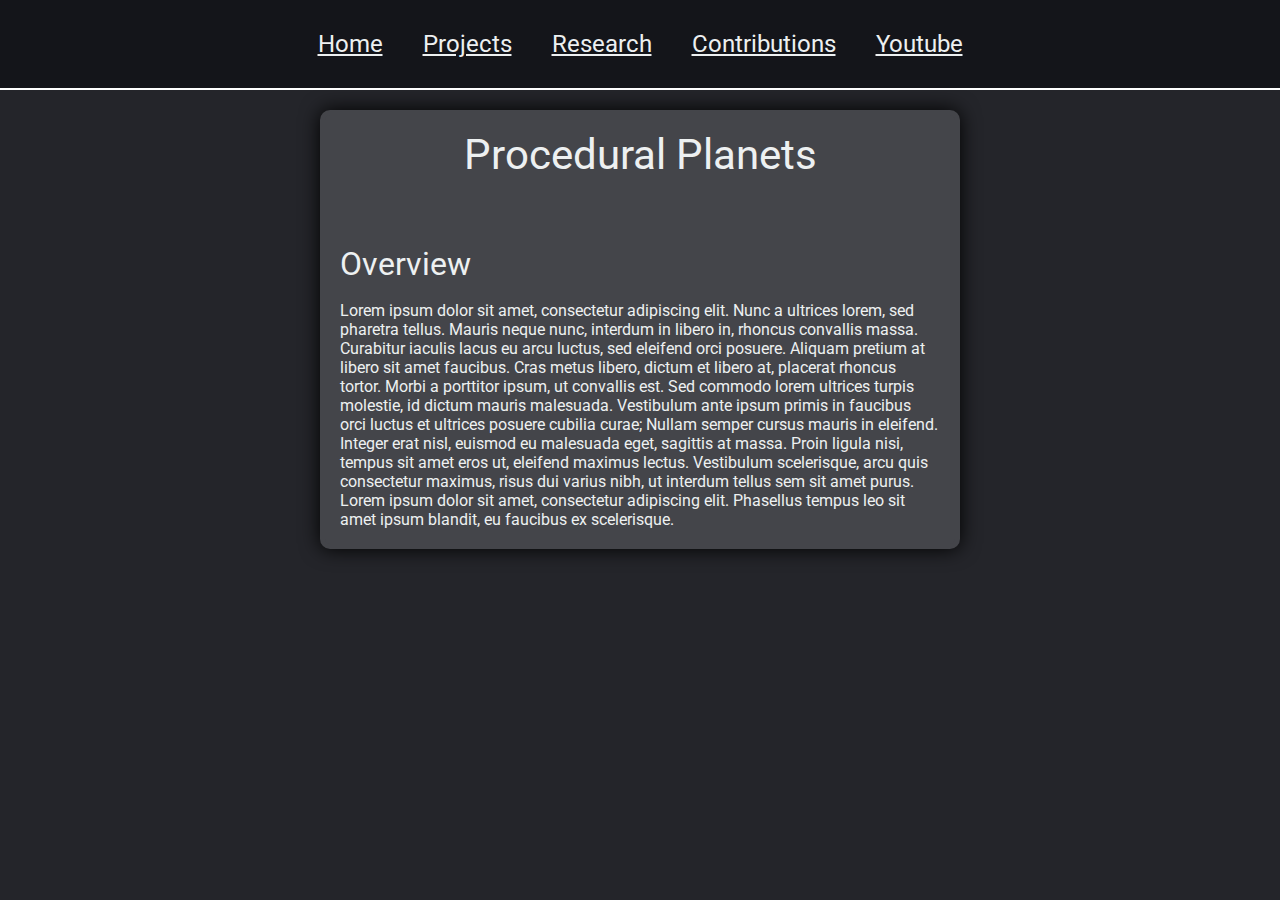
<file: projects/procedural-planets/index.html>
<!DOCTYPE html>
<html lang="en">
<head>
    <meta charset="UTF-8">
    <meta name="viewport" content="width=device-width, initial-scale=1.0">
    <title>Procedural Planets</title>
    <link rel="stylesheet" href="/base.css">
	<link rel="stylesheet" href="style.css">
</head>
<body>
    <nav class="navbar">
		<ul class="navlinks">
			<li><a href="/">Home</a></li><li><a href="/projects">Projects</a></li><li><a href="/research">Research</a></li><li><a href="/contributions">Contributions</a></li><li><a href="/youtube">Youtube</a></li>
		</ul>
	</nav>
    <section class="main-section">
        <h1 class="main-title">Procedural Planets</h1><br><br>

        <h2>Overview</h2><br>
        <p>Lorem ipsum dolor sit amet, consectetur adipiscing elit. Nunc a ultrices lorem, sed pharetra tellus. Mauris neque nunc, interdum in libero in, rhoncus convallis massa. Curabitur iaculis lacus eu arcu luctus, sed eleifend orci posuere. Aliquam pretium at libero sit amet faucibus. Cras metus libero, dictum et libero at, placerat rhoncus tortor. Morbi a porttitor ipsum, ut convallis est. Sed commodo lorem ultrices turpis molestie, id dictum mauris malesuada. Vestibulum ante ipsum primis in faucibus orci luctus et ultrices posuere cubilia curae; Nullam semper cursus mauris in eleifend. Integer erat nisl, euismod eu malesuada eget, sagittis at massa. Proin ligula nisi, tempus sit amet eros ut, eleifend maximus lectus. Vestibulum scelerisque, arcu quis consectetur maximus, risus dui varius nibh, ut interdum tellus sem sit amet purus. Lorem ipsum dolor sit amet, consectetur adipiscing elit. Phasellus tempus leo sit amet ipsum blandit, eu faucibus ex scelerisque.</p>
    </section>
</body>
</html>
</file>
<file: base.css>
@import url('https://fonts.googleapis.com/css2?family=Roboto&display=swap');

* {
	box-sizing: border-box;
	margin: 0;
	padding: 0;
	border: 0;
}

body {
	background-color: #24252A;
}

.navbar li, .navbar a {
	font-family: "Roboto", sans-serif;
	font-weight: 400;
	font-size: 24px;
	color: #edf0f1;
}

.navbar {
	display: flex;
	justify-content: space-evenly;
	align-items: center;
	padding: 30px 10%;
	background-color: #14151A;
	border-bottom: 2px;
	border-color: #fff;
	border-style: solid;
}

.navlinks li {
	display: inline-block;
	padding: 0px 20px;
}

.navlinks li a:hover {
	color: #fcee88;
}

.navbar * {
	background-color: #14151A;
}

img {
	object-fit: cover;
}

p {
	font-family: "Roboto", sans-serif;
	font-weight: 400;
	font-size: 16px;
	color: #edf0f1;
}
</file>
<file: style.css>
* {
    margin: 0;
    padding: 0;
    box-sizing: border-box;
}

body {
    position: relative;
    background-color: #252930;
    color: #e6edf3;
    font-family: "Inter", "Segoe UI", sans-serif;
    line-height: 1.7;
    min-height: 100vh;
    display: flex;
    flex-direction: column;
}

.navbar {
    background: #383c42;
    border-bottom: 1px solid #30363d;
    padding: 1rem 2rem;
    position: fixed;
    width: 100%;
    top: 0;
    z-index: 50;
}

.navlinks {
    display: flex;
    justify-content: center;
    list-style: none;
    gap: 2rem;
}

.navlinks a {
    text-decoration: none;
    color: #c9d1d9;
    font-weight: 500;
    transition: color 0.3s;
}

.navlinks a:hover {
    color: #58a6ff;
}

.main {
    flex: 1;
    display: flex;
    justify-content: center;
    align-items: center;
    padding: 4rem 1rem;
}

.banner {
    max-width: 800px;
    text-align: center;
}

.banner img {
    width: 150px;
    height: 150px;
    border-radius: 50%;
    object-fit: cover;
    margin-bottom: 1rem;
    border: 3px solid #30363d;
}

.banner h1 {
    font-size: 1.8rem;
    margin-bottom: 0.25rem;
    color: #f0f6fc;
}

.banner h2 {
    font-size: 1.1rem;
    font-weight: 400;
    color: #8b949e;
    margin-bottom: 1.5rem;
}

.banner p {
    color: #c9d1d9;
    font-size: 1rem;
    max-width: 650px;
    margin: 0 auto;
}

.title {
    font-size: 3rem;
    font-weight: 200;
    text-align: center;
    margin-top: 100px;
    margin-bottom: 20px;
}

.sub-heading {
    font-size: 1rem;
    font-weight: 400;
    text-align: center;
    margin-bottom: 70px;
    color: gray
}

.project-listing {
    gap: 20px;
    display: flex;
    flex-flow: row wrap;
    align-items: flex-start;
    justify-content: space-evenly;
    width: 80%;
    padding-bottom: 100px;
    margin: 0 auto;
}

a {
    text-decoration: none;
    margin: 0;
    padding: 0;
}

.project-banner {
    width: 80%;
    margin: 0 auto;
    border: 1px solid #30363d;
    border-radius: 12px;
    box-shadow: 4px 4px 5px rgba(0, 0, 0, 0.226);
    margin-bottom: 50px;
}

.project-image {
    width: 500px;
    margin: 0 auto;
    border: 1px solid #30363d;
    border-radius: 1px;
}

.paragraph {
    width: 500px;
    margin: 50px auto;
    margin-top: 10px;
    color: #ccc;
    font-size: 18px;
}

.reference {
    font-style: italic;
    color: #555;
    text-decoration: none;
    text-align: center;
}

.text-reference {
    color: rgb(46, 214, 226);
}

.project-pane {
    width: 300px;
    display: flex;
    flex-direction: column;
    background: #161b22;
    border: 1px solid #30363d;
    border-radius: 12px;
    overflow: hidden;
    transition: border-color 0.1s ease;
    margin-bottom: 20px;
    box-shadow: 4px 4px 5px rgba(0, 0, 0, 0.226);
}

.project-pane img {
    transition: height 0.5s ease;
}

.project-pane:hover {
    border-color: #58a6ff;
}

.project-pane img {
    width: 100%;
    height: 100px;
    object-fit: cover;
}

.project-description {
    padding: 1.5rem;
}

.project-title {
    font-size: 1.3rem;
    color: #f0f6fc;
    margin-bottom: 0.75rem;
}

.project-description p {
    margin-bottom: 1rem;
    color: #c9d1d9;
}

.github-button {
    display: inline-block;
    padding: 0.5rem 1rem;
    border-radius: 6px;
    background: #21262d;
    border: 1px solid #30363d;
    color: #58a6ff;
    text-decoration: none;
    font-size: 0.9rem;
    transition: all 0.3s;
}

.github-button:hover {
    background: #238636;
    color: #fff;
    border-color: #2ea043;
}

.experience-section {
    display: flex;
    flex-direction: column;
    gap: 2rem;
    max-width: 900px;
    margin: 0 auto;
    padding: 0rem 1rem 5rem;
}

.experience-card {
    background: #161b22;
    border: 1px solid #30363d;
    border-radius: 12px;
    padding: 1.5rem 2rem;
    box-shadow: 4px 4px 5px rgba(0, 0, 0, 0.25);
    transition: border-color 0.2s ease, transform 0.2s ease;
}

.experience-card:hover {
    border-color: #58a6ff;
    transform: translateY(-3px);
}

.experience-card h2 {
    font-size: 1.3rem;
    margin-bottom: 0.4rem;
    color: #f0f6fc;
}

.experience-card h3 {
    font-size: 1rem;
    font-weight: 500;
    color: #8b949e;
    margin-bottom: 0.75rem;
}

.experience-card p {
    color: #c9d1d9;
    line-height: 1.7;
    font-size: 0.95rem;
}

.experience-card em {
    color: #8b949e;
    font-style: normal;
    font-size: 0.9rem;
}

.experience-card .note {
    font-size: 0.9em;
    color: #888;
    margin-top: 0.5em;
}

.github-link {
    display: inline-block;
    margin-top: 0.75rem;
    color: #58a6ff;
    text-decoration: none;
    font-weight: 500;
    border: 1px solid #30363d;
    background: #21262d;
    padding: 0.4rem 0.8rem;
    border-radius: 6px;
    transition: all 0.2s ease;
}

.github-link:hover {
    background: #238636;
    color: #fff;
    border-color: #2ea043;
}

@media (max-width: 700px) {
    .experience-card {
        padding: 1.25rem 1.5rem;
    }

    .experience-card h2 {
        font-size: 1.15rem;
    }

    .experience-card h3 {
        font-size: 0.95rem;
    }

    .project-pane img {
        height: 180px;
    }

    .banner img {
        width: 120px;
        height: 120px;
    }

    .banner h1 {
        font-size: 1.5rem;
    }

    .project-description {
        padding: 1rem;
    }
}
</file>
<file: contributions/style.css>
.contribution-listing {
	width: 60%;
	margin-left: auto;
	margin-right: auto;
}

.contribution a {
	font-family: "Ubuntu Mono", "sans-serif";
	color: var(--link);
	font-size: 18px;
}
</file>
<file: research/style.css>
.main {
	display: flex;
	flex-direction: column;
	width: 70%;
	margin-left: auto;
	margin-right: auto;
	margin-top: 100px;
}

.paper-pane {
	display: flex;
	flex-direction: row;
	margin-top: 25px;
}

.paper-pane .thumbnail {
	width: 250px;
	height: 350px;
	border-radius: 5%;
	border: 5px solid rgb(36, 36, 36);
	box-shadow: 0px 0px 20px black;
	transition: transform 0.3s ease;
}

.paper-pane .thumbnail:hover {
	transform: scale(1.1);
}

.paper-title {
	font-size: 24px;
	font-family: "Roboto", sans-serif;
	font-weight: 400;
	color: #edf0f1;
	text-decoration: none;
}

.paper-pane h2 {
	font-size: 20px;
	font-family: "Roboto", sans-serif;
	font-weight: 400;
	color: #edf0f1;

}

.paper-description {
	display: flex;
	flex-direction: column;
	justify-content: space-between;
	text-align: center;
	padding-left: 50px;
	padding-right: 50px;
	padding-top: 10px;
	padding-bottom: 10px;
	border-top-right-radius: 50px;
	border-bottom-right-radius: 50px;
	background-color: #14151A;
	margin-top: 10px;
	margin-bottom: 10px;
	color: #edf0f1;
	box-shadow: 0px 0px 20px black;
}

.arxiv-button {
	background-color: #edf0f1;
	text-decoration: none;
	color: #14151A;
	font-size: 18px;
	font-family: monospace;
}
</file>
<file: projects/procedural-planets/style.css>
.main-title {
    font-size: 42px;
	font-family: "Roboto", sans-serif;
	font-weight: 400;
	color: #edf0f1;
}

h2 {
    font-size: 32px;
	font-family: "Roboto", sans-serif;
	font-weight: 400;
	color: #edf0f1;
    margin-top: 30px;
}

.main-section {
    background-color: #44454A;
    margin-left: auto;
    margin-right: auto;
    margin-top: 20px;
    width: 50%;
    border-radius: 10px;
	border-width: 5px;
    border-color: #44454A;
    border-style: solid;
	box-shadow: 0px 0px 20px black;
    padding: 15px;
}

.main-title {
    text-align: center;
}

img {
    border-radius: 3px;
    border: 3px solid rgb(177, 177, 177);
    margin-top: 20px;
}

.image-credit {
    font-size: 12px;
}

a {
    color: lightskyblue;
}

.margined-text {
    margin-top: 20px;
}

pre {
    width: 400px;
    border-radius: 5px;
    border: 5px solid #19191a;
}

.note {
    margin-top: 20px;
    margin-bottom: 20px;
    background-color: rgb(49, 78, 112);
    border: 3px solid rgb(83, 117, 161);
    border-radius: 3px;
    padding: 5px;
    width: 80%;
}
</file>
